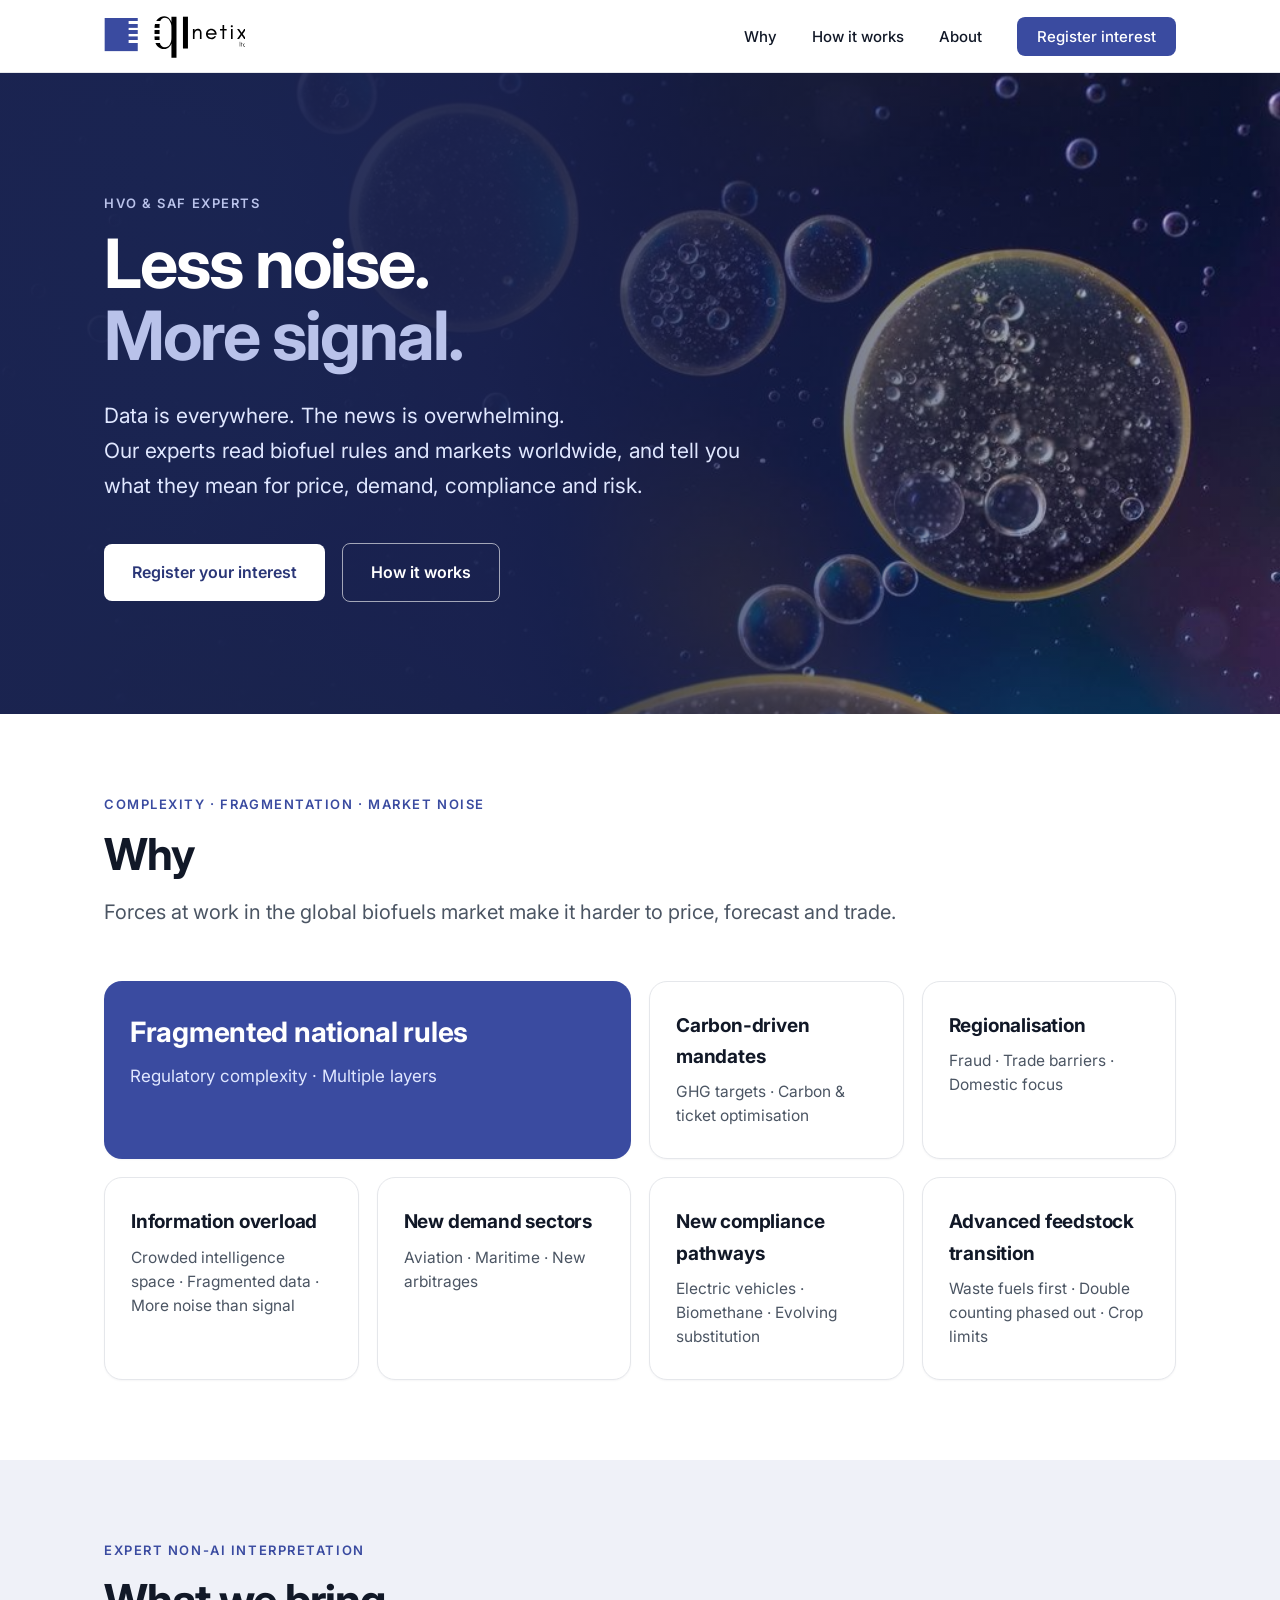
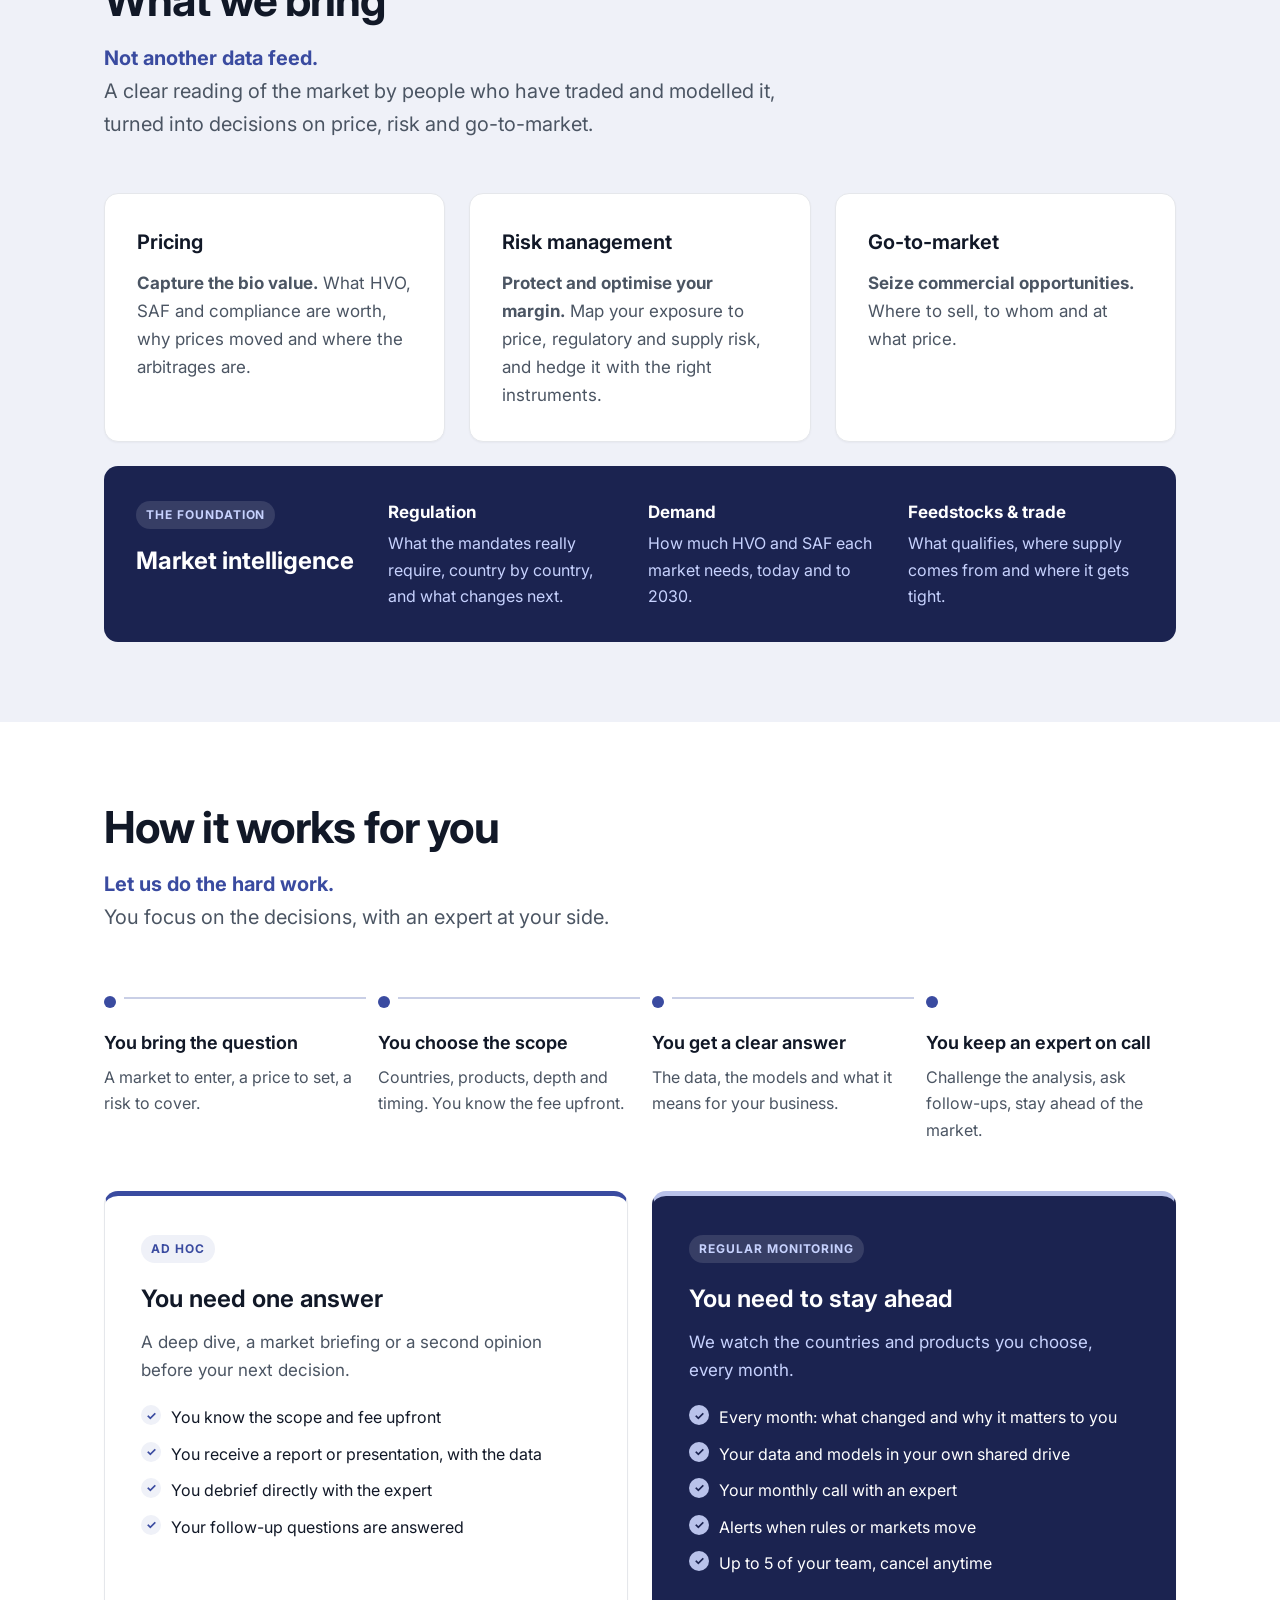
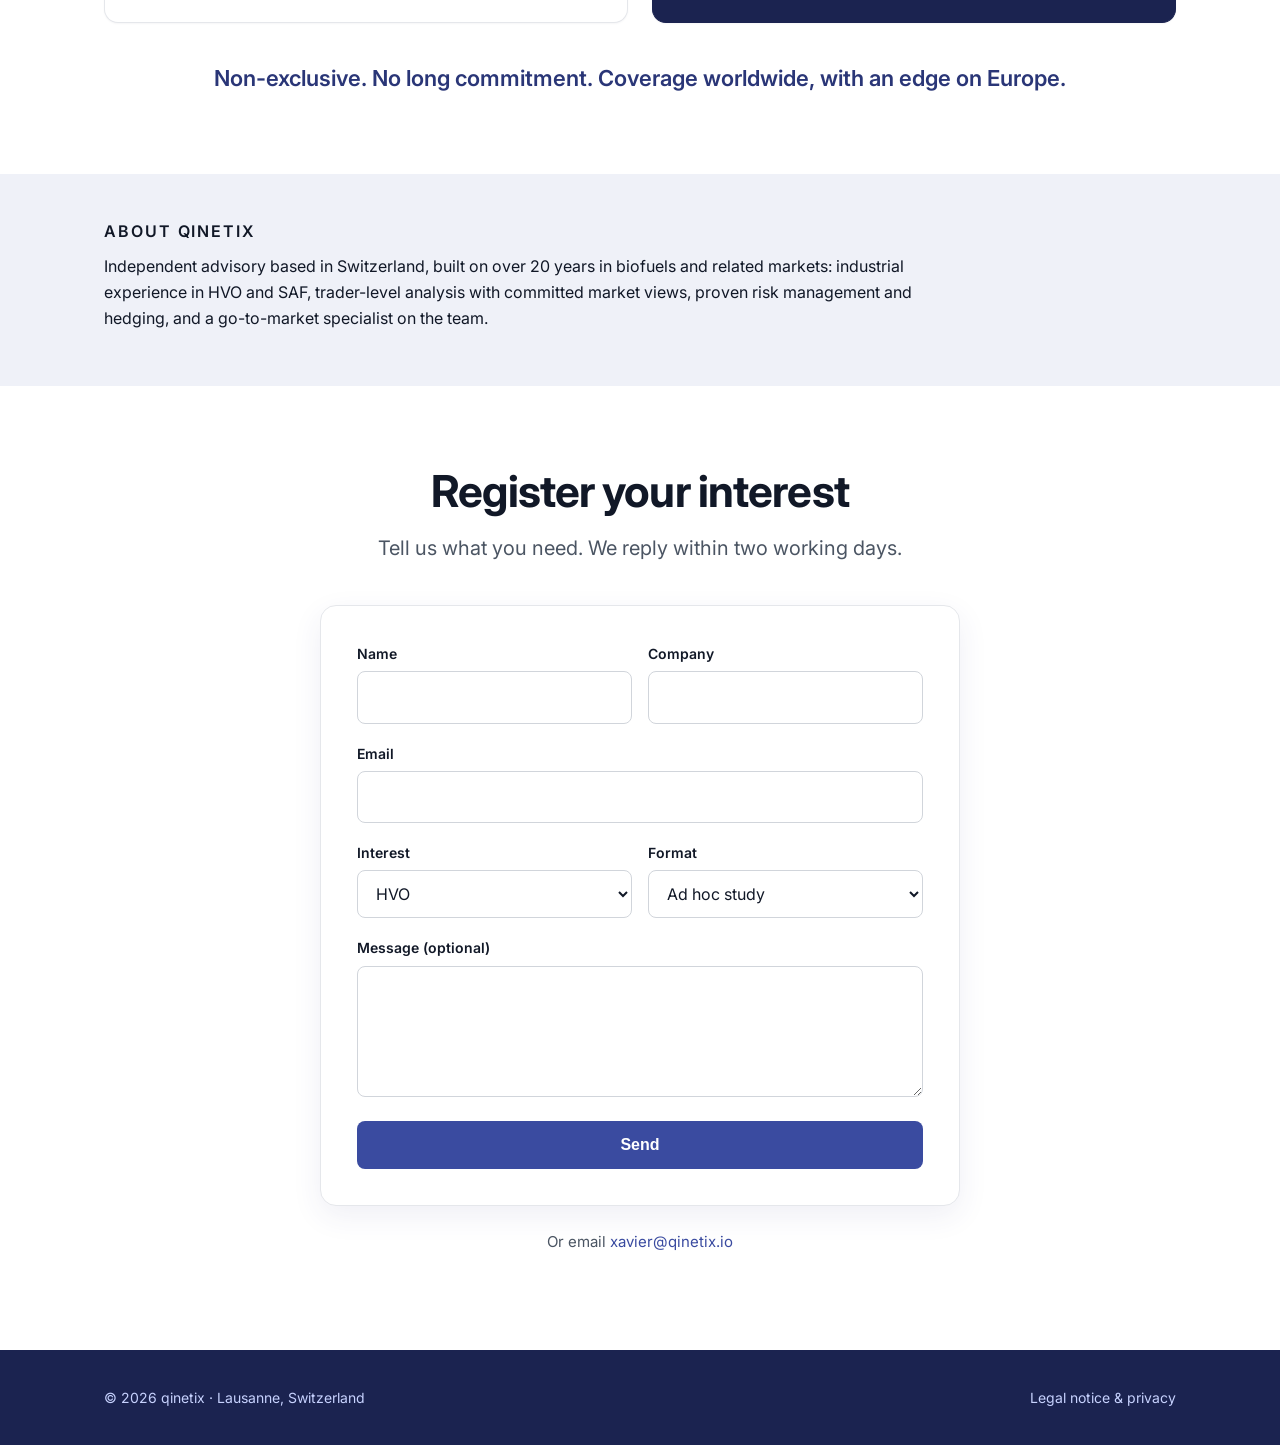
<file: index.html>
<!doctype html>
<html lang="en">
<head>
  <meta charset="utf-8">
  <meta name="viewport" content="width=device-width, initial-scale=1">
  <title>qinetix | HVO &amp; SAF market intelligence</title>
  <meta name="description" content="HVO and SAF experts. We turn complex biofuel regulation and too much data into a clear view you can act on. Ad hoc studies or regular monitoring.">
  <link rel="icon" href="favicon.svg" type="image/svg+xml">
  <link rel="preconnect" href="https://fonts.googleapis.com">
  <link rel="preconnect" href="https://fonts.gstatic.com" crossorigin>
  <link href="https://fonts.googleapis.com/css2?family=Inter:wght@400;500;600;700&display=swap" rel="stylesheet">
  <link rel="stylesheet" href="style.css">
</head>
<body>

<header class="site">
  <div class="wrap">
    <a href="#top"><img src="logo.svg" alt="qinetix"></a>
    <nav>
      <a href="#why">Why</a>
      <a href="#how">How it works</a>
      <a href="#about">About</a>
      <a href="#interest" class="cta">Register interest</a>
    </nav>
  </div>
</header>

<main id="top">

  <div class="hero">
    <div class="wrap">
      <div class="hero-grid">
        <div class="hero-text">
          <p class="eyebrow">HVO &amp; SAF experts</p>
          <h1>Less noise.<br><span>More signal.</span></h1>
          <p class="lead">Data is everywhere. The news is overwhelming.<br>Our experts read biofuel rules and markets worldwide, and tell you what they mean for price, demand, compliance and risk.</p>
          <a href="#interest" class="btn">Register your interest</a>
          <a href="#how" class="btn ghost">How it works</a>
        </div>
      </div>
    </div>
  </div>

  <section id="why">
    <div class="wrap">
      <p class="eyebrow">Complexity &middot; Fragmentation &middot; Market noise</p>
      <h2>Why</h2>
      <p class="intro one-line">Forces at work in the global biofuels market make it harder to price, forecast and trade.</p>
      <div class="drivers">
        <div class="driver hero-tile">
          <h3>Fragmented national rules</h3>
          <p>Regulatory complexity &middot; Multiple layers</p>
        </div>
        <div class="driver">
          <h3>Carbon-driven mandates</h3>
          <p>GHG targets &middot; Carbon &amp; ticket optimisation</p>
        </div>
        <div class="driver">
          <h3>Regionalisation</h3>
          <p>Fraud &middot; Trade barriers &middot; Domestic focus</p>
        </div>
        <div class="driver">
          <h3>Information overload</h3>
          <p>Crowded intelligence space &middot; Fragmented data &middot; More noise than signal</p>
        </div>
        <div class="driver">
          <h3>New demand sectors</h3>
          <p>Aviation &middot; Maritime &middot; New arbitrages</p>
        </div>
        <div class="driver">
          <h3>New compliance pathways</h3>
          <p>Electric vehicles &middot; Biomethane &middot; Evolving substitution</p>
        </div>
        <div class="driver">
          <h3>Advanced feedstock transition</h3>
          <p>Waste fuels first &middot; Double counting phased out &middot; Crop limits</p>
        </div>
      </div>
    </div>
  </section>

  <section class="alt">
    <div class="wrap">
      <p class="eyebrow">Expert non-AI interpretation</p>
      <h2>What we bring</h2>
      <p class="intro wide"><strong class="punch">Not another data feed.</strong><br>A clear reading of the market by people who have traded and modelled it,<br class="desk">turned into decisions on price, risk and go-to-market.</p>

      <div class="grid three">
        <div class="card">
          <h3>Pricing</h3>
          <p><strong>Capture the bio value.</strong> What HVO, SAF and compliance are worth, why prices moved and where the arbitrages are.</p>
        </div>
        <div class="card">
          <h3>Risk management</h3>
          <p><strong>Protect and optimise your margin.</strong> Map your exposure to price, regulatory and supply risk, and hedge it with the right instruments.</p>
        </div>
        <div class="card">
          <h3>Go-to-market</h3>
          <p><strong>Seize commercial opportunities.</strong> Where to sell, to whom and at what price.</p>
        </div>
      </div>

      <div class="foundation">
        <div class="f-head">
          <span class="tag">The foundation</span>
          <h3>Market intelligence</h3>
        </div>
        <ul>
          <li><strong>Regulation</strong> What the mandates really require, country by country, and what changes next.</li>
          <li><strong>Demand</strong> How much HVO and SAF each market needs, today and to 2030.</li>
          <li><strong>Feedstocks &amp; trade</strong> What qualifies, where supply comes from and where it gets tight.</li>
        </ul>
      </div>
    </div>
  </section>

  <section id="how">
    <div class="wrap">
      <h2>How it works for you</h2>
      <p class="intro wide"><strong class="punch">Let us do the hard work.</strong><br>You focus on the decisions, with an expert at your side.</p>

      <ol class="steps">
        <li><span></span><h3>You bring the question</h3><p>A market to enter, a price to set, a risk to cover.</p></li>
        <li><span></span><h3>You choose the scope</h3><p>Countries, products, depth and timing. You know the fee upfront.</p></li>
        <li><span></span><h3>You get a clear answer</h3><p>The data, the models and what it means for your business.</p></li>
        <li><span></span><h3>You keep an expert on call</h3><p>Challenge the analysis, ask follow-ups, stay ahead of the market.</p></li>
      </ol>

      <div class="grid two">
        <div class="card option">
          <span class="tag">Ad hoc</span>
          <h3>You need one answer</h3>
          <p>A deep dive, a market briefing or a second opinion before your next decision.</p>
          <ul class="checks">
            <li>You know the scope and fee upfront</li>
            <li>You receive a report or presentation, with the data</li>
            <li>You debrief directly with the expert</li>
            <li>Your follow-up questions are answered</li>
          </ul>
        </div>
        <div class="card option featured">
          <span class="tag">Regular monitoring</span>
          <h3>You need to stay ahead</h3>
          <p>We watch the countries and products you choose, every month.</p>
          <ul class="checks">
            <li>Every month: what changed and why it matters to you</li>
            <li>Your data and models in your own shared drive</li>
            <li>Your monthly call with an expert</li>
            <li>Alerts when rules or markets move</li>
            <li>Up to 5 of your team, cancel anytime</li>
          </ul>
        </div>
      </div>
      <p class="note">Non-exclusive. No long commitment. Coverage worldwide, with an edge on Europe.</p>
    </div>
  </section>

  <section id="about" class="about-band">
    <div class="wrap about-compact">
      <p class="eyebrow">About qinetix</p>
      <p>Independent advisory based in Switzerland, built on over 20 years in biofuels and related markets: industrial experience in HVO and SAF, trader-level analysis with committed market views, proven risk management and hedging, and a go-to-market specialist on the team.</p>
    </div>
  </section>

  <section id="interest" class="contact">
    <div class="wrap">
      <h2>Register your interest</h2>
      <p class="intro">Tell us what you need. We reply within two working days.</p>
      <form method="POST" action="https://formsubmit.co/xavier@qinetix.io" class="form">
        <input type="hidden" name="_subject" value="New interest from qinetix.io">
        <input type="hidden" name="_next" value="https://qinetix.io/thanks.html">
        <input type="hidden" name="_captcha" value="false">
        <input type="hidden" name="_template" value="table">
        <p class="hp"><label>Leave empty <input name="_honey"></label></p>
        <div class="row">
          <label>Name<input name="name" required autocomplete="name"></label>
          <label>Company<input name="company" autocomplete="organization"></label>
        </div>
        <label>Email<input type="email" name="email" required autocomplete="email"></label>
        <div class="row">
          <label>Interest
            <select name="topic">
              <option>HVO</option>
              <option>SAF</option>
              <option>HVO and SAF</option>
              <option>Other biofuels</option>
            </select>
          </label>
          <label>Format
            <select name="format">
              <option>Ad hoc study</option>
              <option>Regular monitoring</option>
              <option>Not sure yet</option>
            </select>
          </label>
        </div>
        <label>Message (optional)<textarea name="message" rows="4"></textarea></label>
        <button type="submit" class="btn">Send</button>
      </form>
      <p class="small">Or email <a href="mailto:xavier@qinetix.io">xavier@qinetix.io</a></p>
    </div>
  </section>

</main>

<footer class="site">
  <div class="wrap">
    <span>&copy; 2026 qinetix &middot; Lausanne, Switzerland</span>
    <a href="legal.html">Legal notice &amp; privacy</a>
  </div>
</footer>

<!-- Cloudflare Web Analytics --><script defer src='https://static.cloudflareinsights.com/beacon.min.js' data-cf-beacon='{"token": "62e4a88decbc49faa5d9c5701a12a52c"}'></script><!-- End Cloudflare Web Analytics -->
</body>
</html>
</file>
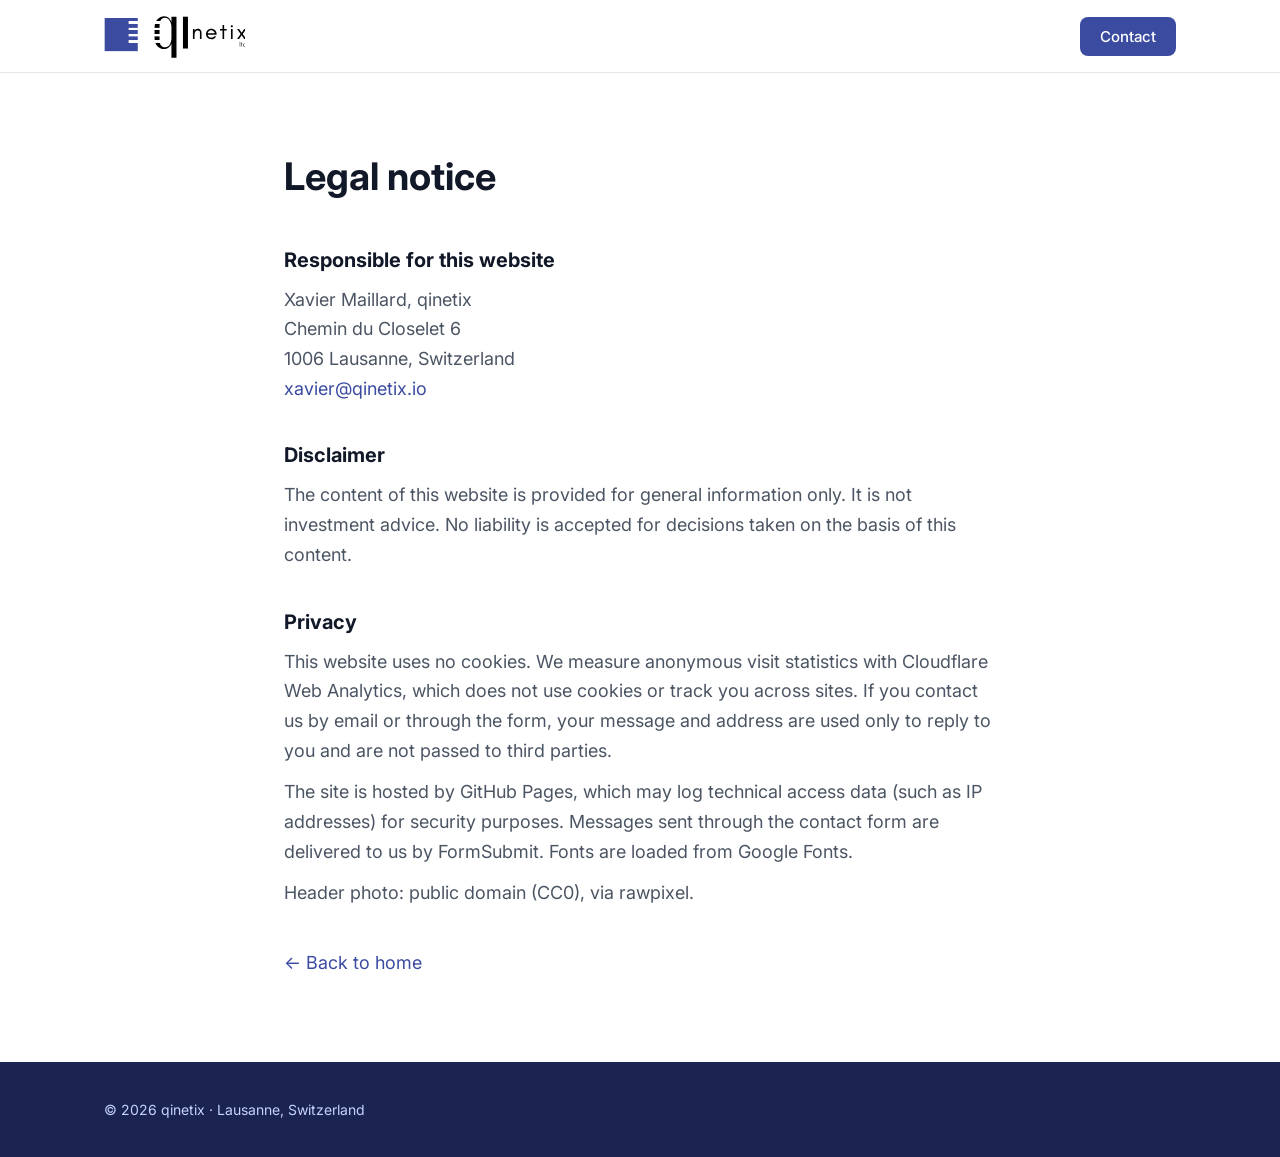
<file: legal.html>
<!doctype html>
<html lang="en">
<head>
  <meta charset="utf-8">
  <meta name="viewport" content="width=device-width, initial-scale=1">
  <title>Legal notice | qinetix</title>
  <meta name="robots" content="noindex">
  <link rel="icon" href="favicon.svg" type="image/svg+xml">
  <link rel="preconnect" href="https://fonts.googleapis.com">
  <link rel="preconnect" href="https://fonts.gstatic.com" crossorigin>
  <link href="https://fonts.googleapis.com/css2?family=Inter:wght@400;500;600;700&display=swap" rel="stylesheet">
  <link rel="stylesheet" href="style.css">
</head>
<body>

<header class="site">
  <div class="wrap">
    <a href="index.html"><img src="logo.svg" alt="qinetix"></a>
    <nav><a href="index.html#contact" class="cta">Contact</a></nav>
  </div>
</header>

<main class="wrap legal">
  <h1>Legal notice</h1>

  <h2>Responsible for this website</h2>
  <p>Xavier Maillard, qinetix<br>
  Chemin du Closelet 6<br>
  1006 Lausanne, Switzerland<br>
  <a href="mailto:xavier@qinetix.io">xavier@qinetix.io</a></p>

  <h2>Disclaimer</h2>
  <p>The content of this website is provided for general information only. It is not investment advice. No liability is accepted for decisions taken on the basis of this content.</p>

  <h2>Privacy</h2>
  <p>This website uses no cookies. We measure anonymous visit statistics with Cloudflare Web Analytics, which does not use cookies or track you across sites. If you contact us by email or through the form, your message and address are used only to reply to you and are not passed to third parties.</p>
  <p>The site is hosted by GitHub Pages, which may log technical access data (such as IP addresses) for security purposes. Messages sent through the contact form are delivered to us by FormSubmit. Fonts are loaded from Google Fonts.</p>
  <p>Header photo: public domain (CC0), via rawpixel.</p>

  <p style="margin-top:40px"><a href="index.html">&larr; Back to home</a></p>
</main>

<footer class="site">
  <div class="wrap">
    <span>&copy; 2026 qinetix &middot; Lausanne, Switzerland</span>
  </div>
</footer>

<!-- Cloudflare Web Analytics --><script defer src='https://static.cloudflareinsights.com/beacon.min.js' data-cf-beacon='{"token": "62e4a88decbc49faa5d9c5701a12a52c"}'></script><!-- End Cloudflare Web Analytics -->
</body>
</html>
</file>
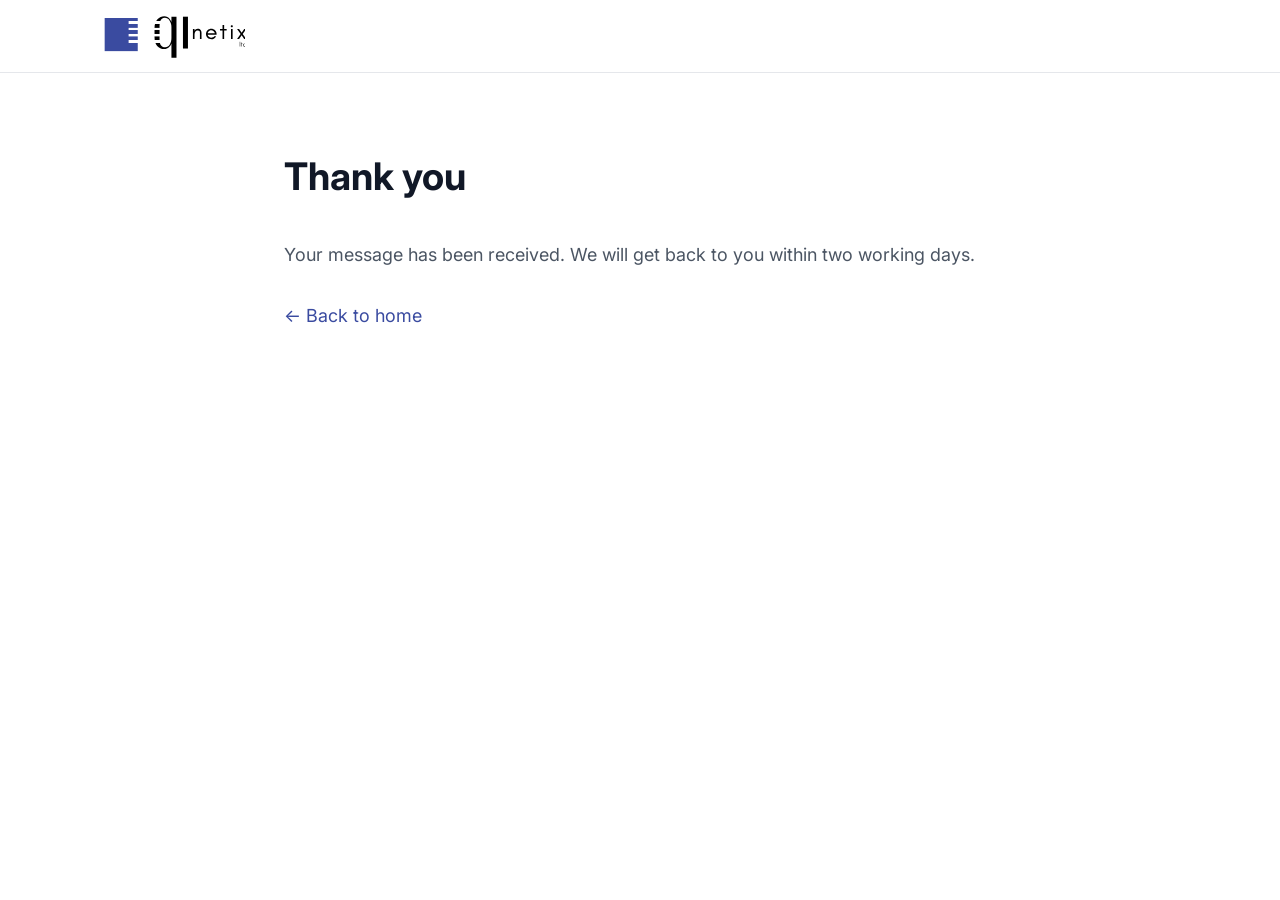
<file: thanks.html>
<!doctype html>
<html lang="en">
<head>
  <meta charset="utf-8">
  <meta name="viewport" content="width=device-width, initial-scale=1">
  <title>Thank you | qinetix</title>
  <meta name="robots" content="noindex">
  <link rel="icon" href="favicon.svg" type="image/svg+xml">
  <link href="https://fonts.googleapis.com/css2?family=Inter:wght@400;500;600;700&display=swap" rel="stylesheet">
  <link rel="stylesheet" href="style.css">
</head>
<body>
<header class="site">
  <div class="wrap">
    <a href="index.html"><img src="logo.svg" alt="qinetix"></a>
  </div>
</header>
<main class="wrap legal">
  <h1>Thank you</h1>
  <p>Your message has been received. We will get back to you within two working days.</p>
  <p style="margin-top:32px"><a href="index.html">&larr; Back to home</a></p>
</main>
<!-- Cloudflare Web Analytics --><script defer src='https://static.cloudflareinsights.com/beacon.min.js' data-cf-beacon='{"token": "62e4a88decbc49faa5d9c5701a12a52c"}'></script><!-- End Cloudflare Web Analytics -->
</body>
</html>
</file>
<file: style.css>
:root {
  --indigo: #3a4ba0;
  --indigo-dark: #2a3677;
  --indigo-deep: #1b2350;
  --indigo-soft: #eff1f8;
  --indigo-line: #c9cfe6;
  --ink: #111827;
  --muted: #4b5563;
  --line: #e5e7eb;
  --bg: #ffffff;
  --max: 1120px;
}

* { box-sizing: border-box; }
html { scroll-behavior: smooth; }

body {
  margin: 0;
  font-family: "Inter", system-ui, -apple-system, "Segoe UI", sans-serif;
  color: var(--ink);
  background: var(--bg);
  line-height: 1.65;
  font-size: 18px;
  -webkit-font-smoothing: antialiased;
}

a { color: var(--indigo); text-decoration: none; }
a:hover { text-decoration: underline; }

.wrap { max-width: var(--max); margin: 0 auto; padding: 0 24px; }

/* Header */
header.site {
  position: sticky; top: 0; z-index: 10;
  background: rgba(255,255,255,0.96);
  backdrop-filter: blur(8px);
  border-bottom: 1px solid var(--line);
}
header.site .wrap { display: flex; align-items: center; justify-content: space-between; height: 72px; }
header.site img { height: 44px; display: block; }
nav a { color: var(--ink); font-size: 15px; font-weight: 500; margin-left: 30px; }
nav a:hover { color: var(--indigo); text-decoration: none; }
nav a.cta { background: var(--indigo); color: #fff; padding: 10px 20px; border-radius: 8px; }
nav a.cta:hover { background: var(--indigo-dark); color: #fff; }

/* Hero */
.hero {
  padding: 120px 0 112px;
  background:
    linear-gradient(90deg, rgba(27,35,80,0.97) 0%, rgba(27,35,80,0.92) 38%, rgba(27,35,80,0.55) 68%, rgba(27,35,80,0.20) 100%),
    url("hero.jpg") right center / cover no-repeat,
    var(--indigo-deep);
  color: #fff;
}
.eyebrow {
  font-size: 13px; font-weight: 600; letter-spacing: 0.12em; text-transform: uppercase;
  color: var(--indigo); margin: 0 0 14px;
}
.hero .eyebrow { color: #b9c2ea; }
.hero h1 {
  font-size: clamp(40px, 6vw, 68px); line-height: 1.05; letter-spacing: -0.03em;
  margin: 0 0 28px; font-weight: 700;
}
.hero h1 span { color: #b9c2ea; }
.hero p.lead { font-size: 21px; color: #e0e7ff; max-width: 640px; margin: 0 0 40px; }
.btn {
  display: inline-block; background: var(--indigo); color: #fff; font-weight: 600;
  padding: 15px 28px; border-radius: 8px; font-size: 16px;
}
.btn:hover { background: var(--indigo-dark); text-decoration: none; }
.hero .btn { background: #fff; color: var(--indigo-dark); }
.hero .btn:hover { background: var(--indigo-soft); }
.hero .btn.ghost { background: transparent; color: #fff; border: 1.5px solid rgba(255,255,255,0.6); margin-left: 12px; }
.hero .btn.ghost:hover { background: rgba(255,255,255,0.1); }

.hero-grid { display: block; } .hero-text { max-width: 640px; }
.hero-img img { display: block; width: 100%; height: auto; aspect-ratio: 4 / 3.4; object-fit: cover; border-radius: 4px; }
@media (max-width: 900px) { .hero { background: linear-gradient(180deg, rgba(27,35,80,0.85), rgba(27,35,80,0.95)), url("hero.jpg") center / cover no-repeat, var(--indigo-deep); } }

/* Sections */
section { padding: 80px 0; }
section.alt { background: var(--indigo-soft); }
section h2 {
  font-size: clamp(32px, 4vw, 44px); letter-spacing: -0.02em; line-height: 1.15;
  margin: 0 0 16px; font-weight: 700;
}
section p.intro { color: var(--muted); max-width: 640px; margin: 0 0 52px; font-size: 20px; }

section p.intro.one-line { max-width: none; }
section p.intro.wide { max-width: none; }
@media (max-width: 760px) { br.desk { display: none; } }
.punch { color: var(--indigo); font-weight: 700; }
@media (min-width: 761px) { section p.intro.one-line { white-space: nowrap; } }

.grid { display: grid; gap: 24px; grid-template-columns: repeat(auto-fit, minmax(240px, 1fr)); }
.grid.two { grid-template-columns: repeat(auto-fit, minmax(300px, 1fr)); }
.card {
  background: #fff; border: 1px solid var(--line); border-radius: 14px; padding: 32px;
  box-shadow: 0 1px 2px rgba(17,24,39,0.04);
}
.card h3 { margin: 0 0 10px; font-size: 20px; font-weight: 650; }
.card p { margin: 0; color: var(--muted); font-size: 17px; }
.card .tag {
  display: inline-block; font-size: 12px; font-weight: 700; letter-spacing: 0.08em;
  text-transform: uppercase; color: var(--indigo); background: var(--indigo-soft);
  padding: 4px 10px; border-radius: 999px; margin-bottom: 16px;
}
.card .num {
  font-size: 15px; font-weight: 700; color: #fff; background: var(--indigo);
  width: 36px; height: 36px; border-radius: 10px; display: grid; place-items: center; margin-bottom: 18px;
}
.card.option { border-top: 5px solid var(--indigo); padding: 36px; }
.card.option h3 { font-size: 24px; }

.grid.three { grid-template-columns: repeat(3, 1fr); }

/* Foundation band under the three outcomes */
.foundation {
  margin-top: 24px; background: var(--indigo-deep); color: #fff; border-radius: 14px;
  padding: 32px; display: grid; grid-template-columns: 220px 1fr; gap: 32px; align-items: start;
}
.foundation .tag {
  display: inline-block; font-size: 12px; font-weight: 700; letter-spacing: 0.08em; text-transform: uppercase;
  color: #c7d2fe; background: rgba(255,255,255,0.12); padding: 4px 10px; border-radius: 999px; margin-bottom: 12px;
}
.foundation h3 { margin: 0; font-size: 24px; font-weight: 700; }
.foundation ul { list-style: none; margin: 0; padding: 0; display: grid; grid-template-columns: repeat(3, 1fr); gap: 24px; }
.foundation li { color: #c7d2fe; font-size: 16px; }
.foundation li strong { display: block; color: #fff; font-size: 17px; margin-bottom: 4px; }
@media (max-width: 960px) {
  .foundation { grid-template-columns: 1fr; gap: 20px; }
  .foundation ul { grid-template-columns: 1fr; gap: 16px; }
}

/* How we work */
.steps {
  list-style: none; padding: 0; margin: 0 0 48px;
  display: grid; grid-template-columns: repeat(4, 1fr); gap: 24px; counter-reset: s;
}
.steps li { position: relative; padding-top: 4px; }
.steps li span {
  display: block; width: 12px; height: 12px; border-radius: 50%;
  background: var(--indigo); margin: 6px 0 20px;
}
.steps li:not(:last-child)::after {
  content: ""; position: absolute; top: 11px; left: 20px; right: -12px;
  height: 2px; background: var(--indigo-line);
}
.steps h3 { margin: 0 0 6px; font-size: 18px; font-weight: 650; }
.steps p { margin: 0; color: var(--muted); font-size: 16px; }
.checks { list-style: none; padding: 0; margin: 20px 0 0; }
.checks li { position: relative; padding-left: 30px; margin-bottom: 10px; font-size: 16px; }
.checks li::before {
  content: "✓"; position: absolute; left: 0; top: 1px; width: 20px; height: 20px;
  border-radius: 50%; background: var(--indigo-soft); color: var(--indigo);
  font-size: 12px; font-weight: 700; display: grid; place-items: center;
}
.card.option.featured { background: var(--indigo-deep); border-color: var(--indigo-deep); border-top-color: #b9c2ea; color: #fff; }
.card.option.featured p { color: #c7d2fe; }
.card.option.featured .tag { background: rgba(255,255,255,0.12); color: #c7d2fe; }
.card.option.featured .checks li::before { background: #b9c2ea; color: var(--indigo-deep); }
.note { margin: 40px 0 0; color: var(--indigo-dark); font-size: 22px; font-weight: 600; text-align: center; line-height: 1.4; }
@media (max-width: 760px) { .note { font-size: 18px; } }

/* Why */
.drivers {
  display: grid; gap: 18px;
  grid-template-columns: repeat(4, 1fr);
}
.driver {
  position: relative; overflow: hidden;
  background: #fff; border-radius: 18px; padding: 28px 26px 30px;
  border: 1px solid var(--line);
  box-shadow: 0 1px 2px rgba(17,24,39,0.04);
  transition: transform .25s ease, box-shadow .25s ease, border-color .25s ease;
}
.driver:hover {
  transform: translateY(-3px);
  box-shadow: 0 18px 40px rgba(67,56,202,0.18);
  border-color: var(--indigo-line);
}
.driver h3 { margin: 0 0 8px; font-size: 19px; font-weight: 700; letter-spacing: -0.01em; }
.driver p { margin: 0; color: var(--muted); font-size: 15.5px; line-height: 1.55; }

.driver.hero-tile {
  grid-column: span 2;
  border: 0; color: #fff;
  background: var(--indigo);
}
.driver.hero-tile h3 { font-size: 28px; }
.driver.hero-tile p { color: #e0e7ff; font-size: 17px; }

/* About */
.about { display: grid; grid-template-columns: 1fr 1.4fr; gap: 64px; align-items: start; }
.about .facts { padding-left: 0; }
.about .facts div { margin-bottom: 18px; }
.about .facts .k { font-size: 13px; text-transform: uppercase; letter-spacing: 0.08em; color: var(--muted); }
.about .facts .v { font-weight: 600; }
.about p { margin: 0 0 18px; }

/* Compact About band */
section.about-band { padding: 44px 0; background: var(--indigo-soft); }
.about-compact p { max-width: 820px; }
.about-compact .eyebrow { margin-bottom: 8px; }
.about-compact p { margin: 0 0 10px; font-size: 16px; color: var(--ink); }
.about-compact .about-meta { font-size: 15px; color: var(--muted); margin: 0; }

/* Interest */
.contact { text-align: center; }
.contact p.intro { margin: 0 auto 40px; }
.form {
  max-width: 640px; margin: 0 auto; text-align: left;
  background: #fff; border: 1px solid var(--line); border-radius: 16px; padding: 36px;
  box-shadow: 0 10px 30px rgba(49,46,129,0.08);
}
.form .row { display: grid; grid-template-columns: 1fr 1fr; gap: 16px; }
.form label { display: block; font-size: 14px; font-weight: 600; margin-bottom: 18px; }
.form input, .form select, .form textarea {
  display: block; width: 100%; margin-top: 6px; padding: 12px 14px;
  font: inherit; font-weight: 400; font-size: 16px; color: var(--ink);
  border: 1px solid #d1d5db; border-radius: 8px; background: #fff;
}
.form input:focus, .form select:focus, .form textarea:focus { outline: 2px solid var(--indigo); border-color: var(--indigo); }
.form button { border: 0; cursor: pointer; width: 100%; margin-top: 6px; }
.form .hp { display: none; }
.small { font-size: 15px; color: var(--muted); margin-top: 24px; }

/* Footer */
footer.site { background: var(--indigo-deep); padding: 36px 0; font-size: 14px; color: #c7d2fe; }
footer.site .wrap { display: flex; justify-content: space-between; flex-wrap: wrap; gap: 12px; }
footer.site a { color: #c7d2fe; }

/* Legal page */
.legal { padding: 72px 24px; max-width: 760px; }
.legal h1 { font-size: 38px; margin: 0 0 32px; }
.legal h2 { font-size: 20px; margin: 36px 0 8px; }
.legal p { color: var(--muted); margin: 0 0 12px; }

@media (max-width: 960px) {
  .drivers { grid-template-columns: repeat(2, 1fr); }
  .driver.hero-tile { grid-column: span 2; }
  .steps { grid-template-columns: repeat(2, 1fr); }
  .steps li::after { display: none; }
  .grid.three { grid-template-columns: repeat(2, 1fr); }
}
@media (max-width: 520px) { .steps, .grid.three { grid-template-columns: 1fr; } }

@media (max-width: 760px) {
  body { font-size: 17px; }
  .wrap { padding: 0 16px; }
  nav a:not(.cta) { display: none; }
  header.site img { height: 36px; }
  .hero { padding: 72px 0 64px; }
  .hero p.lead { font-size: 18px; }
  section { padding: 72px 0; }
  section p.intro { font-size: 18px; }
  .hero .btn.ghost { margin: 12px 0 0; }
  .about { grid-template-columns: 1fr; gap: 32px; }
  .form { padding: 24px; }
  .form .row { grid-template-columns: 1fr; gap: 0; }
  .grid.two { grid-template-columns: 1fr; }
}

@media (max-width: 520px) { .drivers { grid-template-columns: 1fr; } .driver.hero-tile { grid-column: auto; } }
</file>
